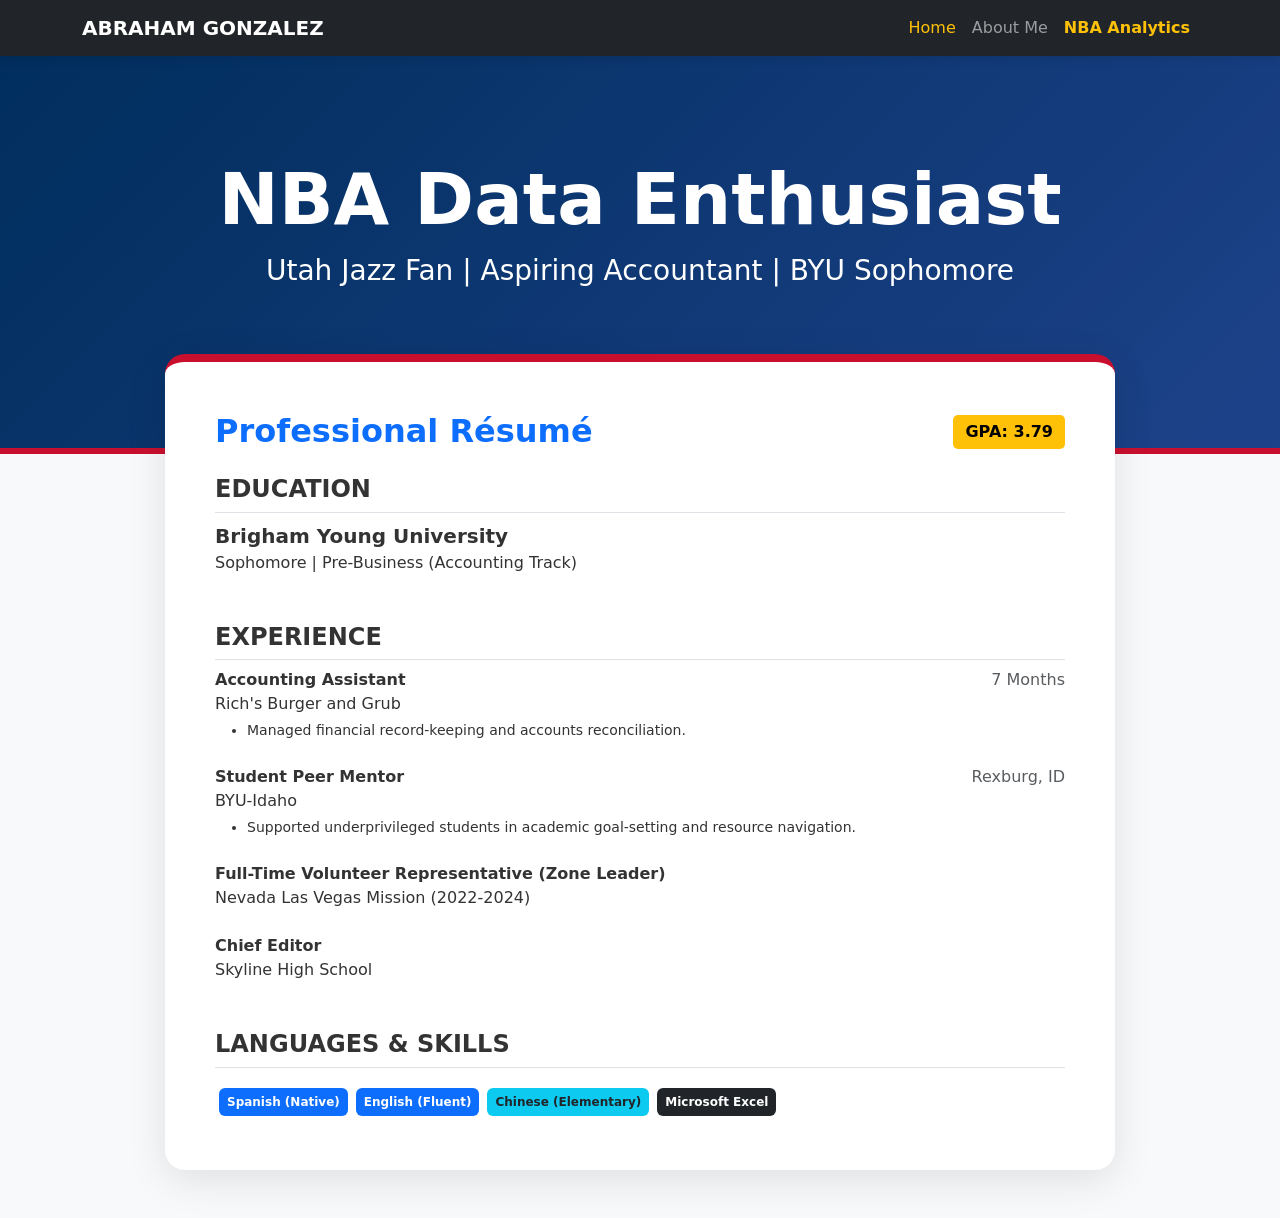
<file: index.html>
<!DOCTYPE html>
<html lang="en">
<head>
    <meta charset="UTF-8">
    <meta name="viewport" content="width=device-width, initial-scale=1.0">
    <title>Abraham Gonzalez | Professional Portfolio</title>
    <link href="https://cdn.jsdelivr.net/npm/bootstrap@5.3.3/dist/css/bootstrap.min.css" rel="stylesheet">
    <link rel="stylesheet" href="css/styles.css">
    <style>
        .hero-section { background: linear-gradient(135deg, #002e5d 0%, #1d428a 100%); color: white; padding: 100px 0 140px 0; text-align: center; }
        .resume-card { background: white; border-radius: 20px; box-shadow: 0 10px 40px rgba(0,0,0,0.1); padding: 50px; margin-top: -100px; border-top: 8px solid #c8102e; }
        .gpa-badge { background-color: #ffc107; color: #000; font-weight: bold; padding: 5px 12px; border-radius: 5px; }
    </style>
</head>
<body>

    <nav class="navbar navbar-expand-lg navbar-dark bg-dark sticky-top">
        <div class="container">
            <a class="navbar-brand fw-bold" href="index.html">ABRAHAM GONZALEZ</a>
            <div class="collapse navbar-collapse" id="navbarNav">
                <ul class="navbar-nav ms-auto">
                    <li class="nav-item"><a class="nav-link active" href="index.html">Home</a></li>
                    <li class="nav-item"><a class="nav-link" href="html/aboutme.html">About Me</a></li>
                    <li class="nav-item"><a class="nav-link text-warning fw-bold" href="scratch/nbashots.html">NBA Analytics</a></li>
                </ul>
            </div>
        </div>
    </nav>

    <header class="hero-section">
        <div class="container">
            <h1 class="display-2 fw-bold">NBA Data Enthusiast</h1>
            <p class="lead fs-3">Utah Jazz Fan | Aspiring Accountant | BYU Sophomore</p>
        </div>
    </header>

    <main class="container mb-5">
        <div class="row justify-content-center">
            <div class="col-lg-10 resume-card">
                <div class="d-flex justify-content-between align-items-center mb-4">
                    <h2 class="text-primary fw-bold mb-0">Professional Résumé</h2>
                    <span class="gpa-badge">GPA: 3.79</span>
                </div>
                
                <section class="mb-5">
                    <h4 class="fw-bold text-uppercase border-bottom pb-2">Education</h4>
                    <p class="fs-5 mb-0"><strong>Brigham Young University</strong></p>
                    <p class="mb-1">Sophomore | Pre-Business (Accounting Track)</p>
                </section>

                <section class="mb-5">
                    <h4 class="fw-bold text-uppercase border-bottom pb-2">Experience</h4>
                    
                    <div class="mb-4">
                        <div class="d-flex justify-content-between">
                            <p class="mb-0 fw-bold">Accounting Assistant</p>
                            <span class="text-muted">7 Months</span>
                        </div>
                        <p class="mb-1">Rich's Burger and Grub</p>
                        <ul class="small">
                            <li>Managed financial record-keeping and accounts reconciliation.</li>
                        </ul>
                    </div>

                    <div class="mb-4">
                        <div class="d-flex justify-content-between">
                            <p class="mb-0 fw-bold">Student Peer Mentor</p>
                            <span class="text-muted">Rexburg, ID</span>
                        </div>
                        <p class="mb-1">BYU-Idaho</p>
                        <ul class="small">
                            <li>Supported underprivileged students in academic goal-setting and resource navigation.</li>
                        </ul>
                    </div>

                    <div class="mb-4">
                        <p class="mb-0 fw-bold">Full-Time Volunteer Representative (Zone Leader)</p>
                        <p class="mb-1">Nevada Las Vegas Mission (2022-2024)</p>
                    </div>

                    <div class="mb-4">
                        <p class="mb-0 fw-bold">Chief Editor</p>
                        <p class="mb-1">Skyline High School</p>
                    </div>
                </section>

                <section>
                    <h4 class="fw-bold text-uppercase border-bottom pb-2">Languages & Skills</h4>
                    <div class="d-flex flex-wrap mt-3">
                        <span class="badge bg-primary p-2 m-1">Spanish (Native)</span>
                        <span class="badge bg-primary p-2 m-1">English (Fluent)</span>
                        <span class="badge bg-info text-dark p-2 m-1">Chinese (Elementary)</span>
                        <span class="badge bg-dark p-2 m-1">Microsoft Excel</span>
                    </div>
                </section>
            </div>
        </div>
    </main>
</body>
</html>
</file>
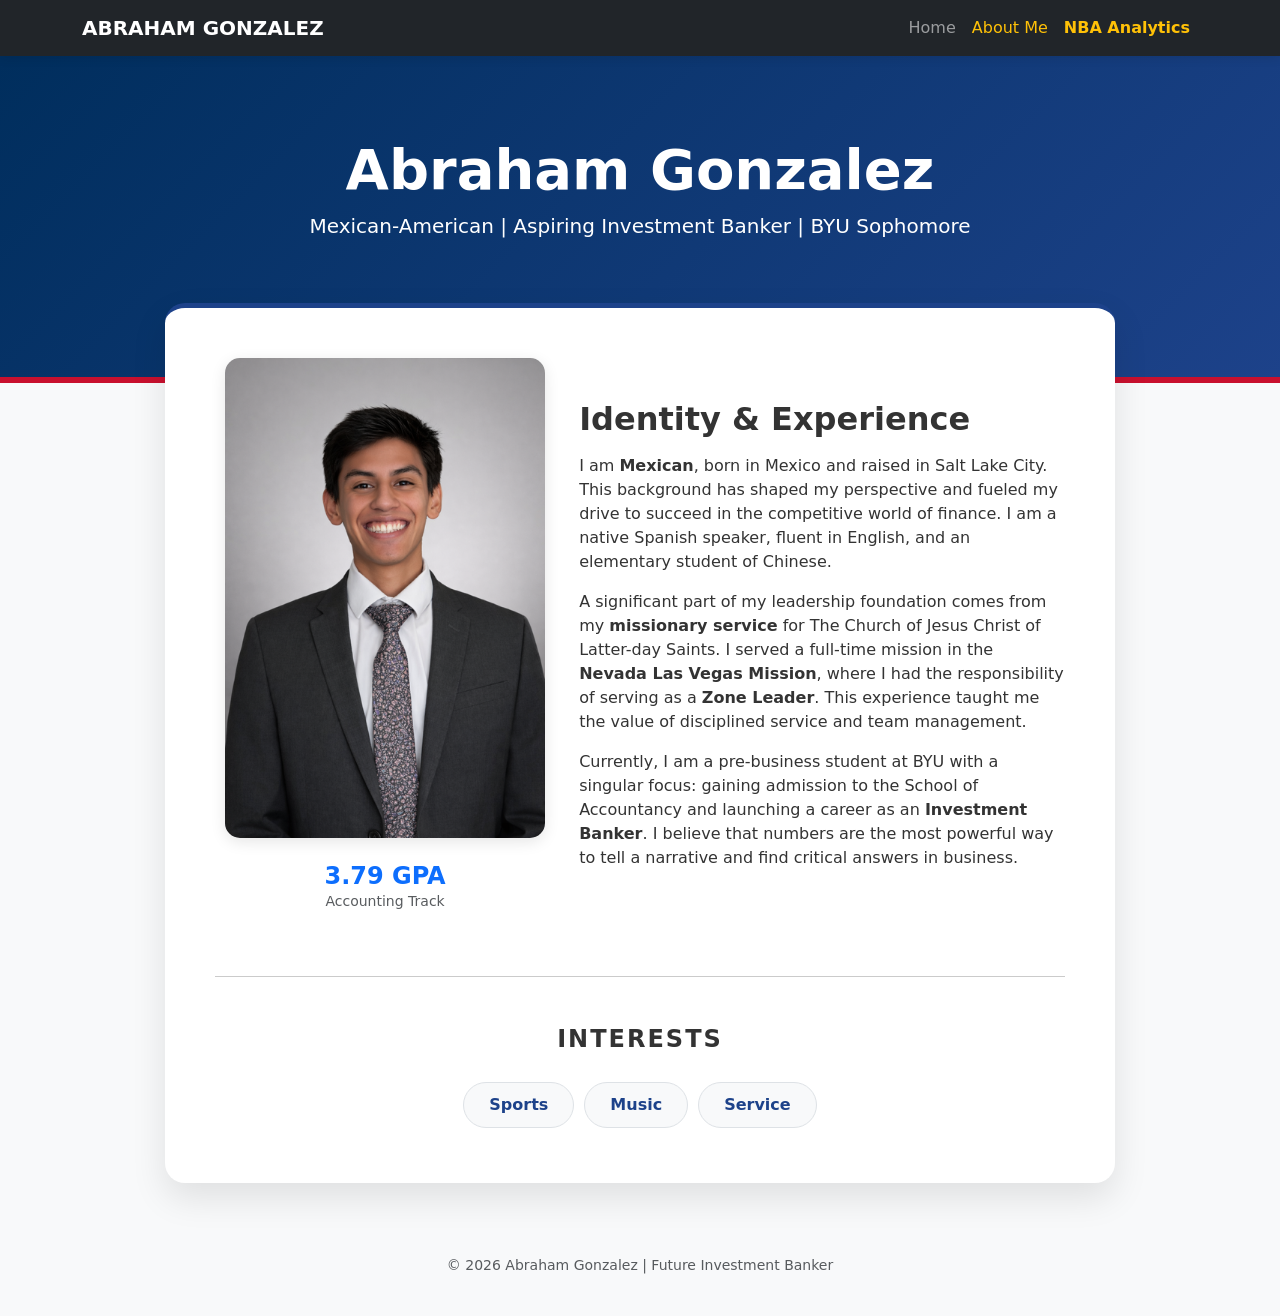
<file: aboutme.html>
<!DOCTYPE html>
<html lang="en">
<head>
    <meta charset="UTF-8">
    <meta name="viewport" content="width=device-width, initial-scale=1.0">
    <title>About Abraham Gonzalez</title>
    
    <link href="https://cdn.jsdelivr.net/npm/bootstrap@5.3.3/dist/css/bootstrap.min.css" rel="stylesheet">
    <link rel="stylesheet" href="../css/styles.css">

    <style>
        .about-hero {
            background: linear-gradient(135deg, #002e5d 0%, #1d428a 100%);
            color: white;
            padding: 80px 0 120px 0;
            text-align: center;
            border-bottom: 6px solid #c8102e;
        }
        .bio-card {
            background: white;
            border-radius: 20px;
            box-shadow: 0 15px 35px rgba(0,0,0,0.1);
            padding: 50px;
            margin-top: -80px;
            position: relative;
            z-index: 10;
        }
        .interest-tag {
            background-color: #f8f9fa;
            border: 1px solid #dee2e6;
            padding: 10px 25px;
            border-radius: 50px;
            font-weight: bold;
            display: inline-block;
            margin: 5px;
            color: #1d428a;
        }
        /* Style for the enlarged profile image */
        .profile-img-large {
            width: 100%;
            max-width: 320px; /* Increased width to make it appear longer/larger */
            border-radius: 15px;
            box-shadow: 0 4px 15px rgba(0,0,0,0.1);
        }
    </style>
</head>
<body>

    <nav class="navbar navbar-expand-lg navbar-dark bg-dark sticky-top">
        <div class="container">
            <a class="navbar-brand fw-bold" href="../index.html">ABRAHAM GONZALEZ</a>
            <div class="navbar-nav ms-auto">
                <a class="nav-link" href="../index.html">Home</a>
                <a class="nav-link active" href="aboutme.html">About Me</a>
                <a class="nav-link text-warning fw-bold" href="../scratch/nbashots.html">NBA Analytics</a>
            </div>
        </div>
    </nav>

    <header class="about-hero">
        <div class="container">
            <h1 class="display-4 fw-bold">Abraham Gonzalez</h1>
            <p class="lead">Mexican-American | Aspiring Investment Banker | BYU Sophomore</p>
        </div>
    </header>

    <main class="container mb-5">
        <div class="row justify-content-center">
            <div class="col-lg-10 bio-card">
                
                <div class="row align-items-center">
                    <div class="col-lg-5 text-center mb-4 mb-lg-0">
                        <img src="../images/resume_image.png" alt="Abraham Gonzalez" class="profile-img-large mb-3">
                        <div class="mt-2">
                            <h4 class="fw-bold mb-0 text-primary">3.79 GPA</h4>
                            <p class="text-muted small">Accounting Track</p>
                        </div>
                    </div>
                    <div class="col-lg-7">
                        <h2 class="fw-bold mb-3">Identity & Experience</h2>
                        <p>I am <strong>Mexican</strong>, born in Mexico and raised in Salt Lake City. This background has shaped my perspective and fueled my drive to succeed in the competitive world of finance. I am a native Spanish speaker, fluent in English, and an elementary student of Chinese.</p>
                        
                        <p>A significant part of my leadership foundation comes from my <strong>missionary service</strong> for The Church of Jesus Christ of Latter-day Saints. I served a full-time mission in the <strong>Nevada Las Vegas Mission</strong>, where I had the responsibility of serving as a <strong>Zone Leader</strong>. This experience taught me the value of disciplined service and team management.</p>
                        
                        <p>Currently, I am a pre-business student at BYU with a singular focus: gaining admission to the School of Accountancy and launching a career as an <strong>Investment Banker</strong>. I believe that numbers are the most powerful way to tell a narrative and find critical answers in business.</p>
                    </div>
                </div>

                <hr class="my-5">

                <div class="text-center">
                    <h4 class="fw-bold mb-4 text-uppercase" style="letter-spacing: 2px;">Interests</h4>
                    <div class="d-flex justify-content-center flex-wrap">
                        <span class="interest-tag">Sports</span>
                        <span class="interest-tag">Music</span>
                        <span class="interest-tag">Service</span>
                    </div>
                </div>
            </div>
        </div>
    </main>

    <footer class="text-center py-4">
        <p class="text-muted small">&copy; 2026 Abraham Gonzalez | Future Investment Banker</p>
    </footer>

    <script src="https://cdn.jsdelivr.net/npm/bootstrap@5.3.3/dist/js/bootstrap.bundle.min.js"></script>
</body>
</html>
</file>
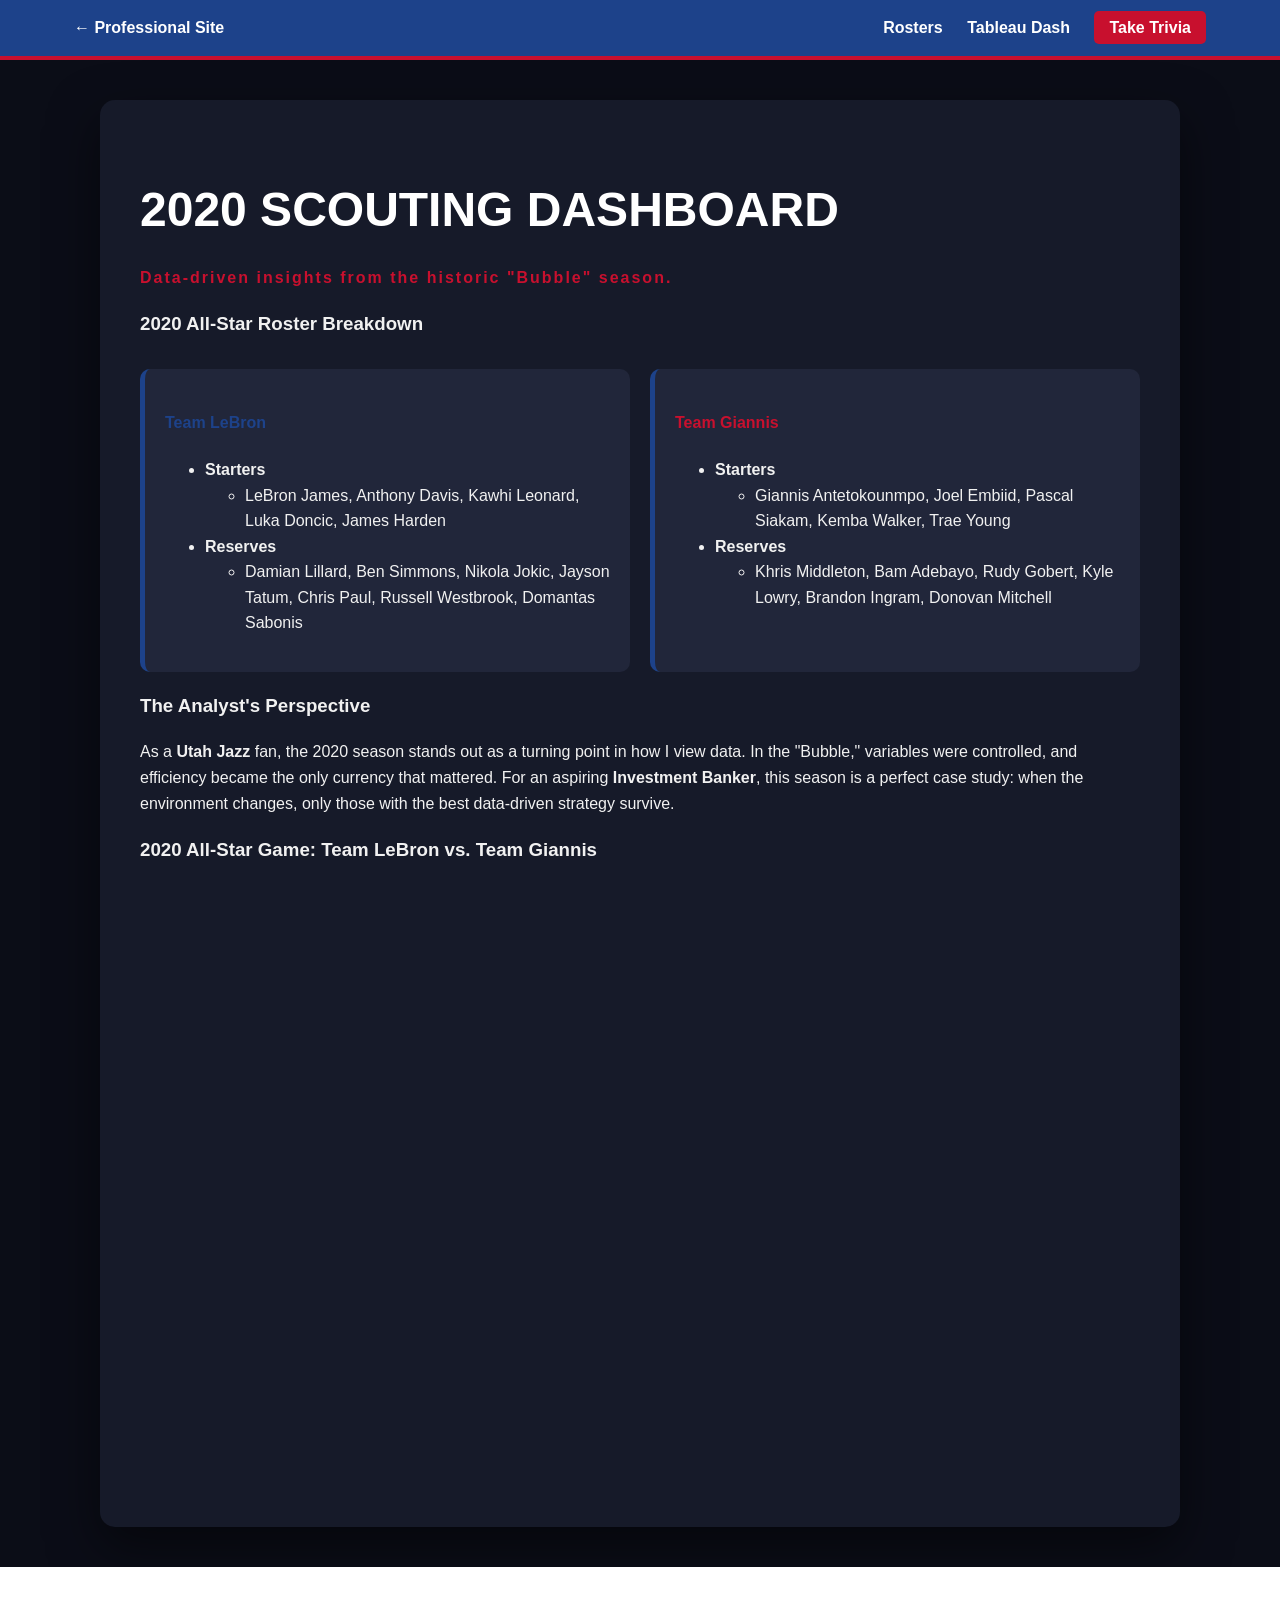
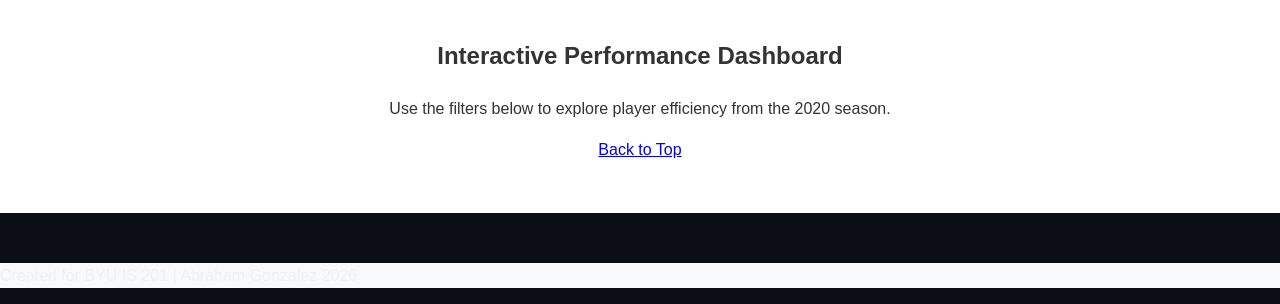
<file: nbashots.html>
<!DOCTYPE html>
<html lang="en">
<head>
    <meta charset="UTF-8">
    <meta name="viewport" content="width=device-width, initial-scale=1.0">
    <title>2020 NBA Analysis | Abraham Gonzalez</title>
    <link rel="stylesheet" href="../css/scratchstyles.css">
</head>
<body>

    <div id="top" class="nav-box">
        <div class="nav-container">
            <a href="../index.html" class="nav-link">← Professional Site</a>
            <div class="nav-group">
                <a href="#rosters" class="nav-link">Rosters</a>
                <a href="#viz-container" class="nav-link">Tableau Dash</a>
                <a href="webapp.html" class="nav-link nav-btn">Take Trivia</a>
            </div>
        </div>
    </div>

    <div class="content-box">
        <header class="page-header">
            <h1>2020 Scouting Dashboard</h1>
            <p class="tagline">Data-driven insights from the historic "Bubble" season.</p>
        </header>

        <section id="rosters" class="roster-section">
            <h3>2020 All-Star Roster Breakdown</h3>
            <div class="roster-grid">
                <div class="team-card">
                    <h4 style="color:#1d428a;">Team LeBron</h4>
                    <ul>
                        <li><strong>Starters</strong>
                            <ul>
                                <li>LeBron James, Anthony Davis, Kawhi Leonard, Luka Doncic, James Harden</li>
                            </ul>
                        </li>
                        <li><strong>Reserves</strong>
                            <ul>
                                <li>Damian Lillard, Ben Simmons, Nikola Jokic, Jayson Tatum, Chris Paul, Russell Westbrook, Domantas Sabonis</li>
                            </ul>
                        </li>
                    </ul>
                </div>
                <div class="team-card">
                    <h4 style="color:#c8102e;">Team Giannis</h4>
                    <ul>
                        <li><strong>Starters</strong>
                            <ul>
                                <li>Giannis Antetokounmpo, Joel Embiid, Pascal Siakam, Kemba Walker, Trae Young</li>
                            </ul>
                        </li>
                        <li><strong>Reserves</strong>
                            <ul>
                                <li>Khris Middleton, Bam Adebayo, Rudy Gobert, Kyle Lowry, Brandon Ingram, Donovan Mitchell</li>
                            </ul>
                        </li>
                    </ul>
                </div>
            </div>
        </section>

        <section class="insight-box">
            <h3>The Analyst's Perspective</h3>
            <p>As a <strong>Utah Jazz</strong> fan, the 2020 season stands out as a turning point in how I view data. In the "Bubble," variables were controlled, and efficiency became the only currency that mattered. For an aspiring <strong>Investment Banker</strong>, this season is a perfect case study: when the environment changes, only those with the best data-driven strategy survive.</p>
        </section>

        <h3>2020 All-Star Game: Team LeBron vs. Team Giannis</h3>
        <div class="video-wrapper">
            <iframe src="https://www.youtube.com/embed/W26BIFLCWC0?rel=0&modestbranding=1" 
                title="NBA All-Star 2020 Highlights" 
                frameborder="0" 
                allow="accelerometer; autoplay; clipboard-write; encrypted-media; gyroscope; picture-in-picture" 
                allowfullscreen>
            </iframe>
        </div>
    </div>

    <div id="viz-container" class="viz-box">
        <h2>Interactive Performance Dashboard</h2>
        <p>Use the filters below to explore player efficiency from the 2020 season.</p>
        
        <div class='tableauPlaceholder' id='viz1776285627383' style='position: relative'><noscript><a href='#'><img alt='NBAShots ' src='https:&#47;&#47;public.tableau.com&#47;static&#47;images&#47;NB&#47;NBAShots_15945788351370&#47;NBAShots&#47;1_rss.png' style='border: none' /></a></noscript><object class='tableauViz'  style='display:none;'><param name='host_url' value='https%3A%2F%2Fpublic.tableau.com%2F' /> <param name='embed_code_version' value='3' /> <param name='site_root' value='' /><param name='name' value='NBAShots_15945788351370&#47;NBAShots' /><param name='tabs' value='no' /><param name='toolbar' value='yes' /><param name='static_image' value='https:&#47;&#47;public.tableau.com&#47;static&#47;images&#47;NB&#47;NBAShots_15945788351370&#47;NBAShots&#47;1.png' /> <param name='animate_transition' value='yes' /><param name='display_static_image' value='yes' /><param name='display_spinner' value='yes' /><param name='display_overlay' value='yes' /><param name='display_count' value='yes' /><param name='language' value='en-US' /></object></div><script type='text/javascript'>var divElement = document.getElementById('viz1776285627383');var vizElement = divElement.getElementsByTagName('object')[0]; vizElement.style.width='100%';vizElement.style.height='827px'; var scriptElement = document.createElement('script');scriptElement.src = 'https://public.tableau.com/javascripts/api/viz_v1.js';vizElement.parentNode.insertBefore(scriptElement, vizElement);</script>

        <a href="#top" class="back-link">Back to Top</a>
    </div>

    <footer class="text-center py-4" style="background:#f8f9fa; margin-top: 50px;">
        <p class="text-muted small">Created for BYU IS 201 | Abraham Gonzalez 2026</p>
    </footer>

</body>
</html>
</file>
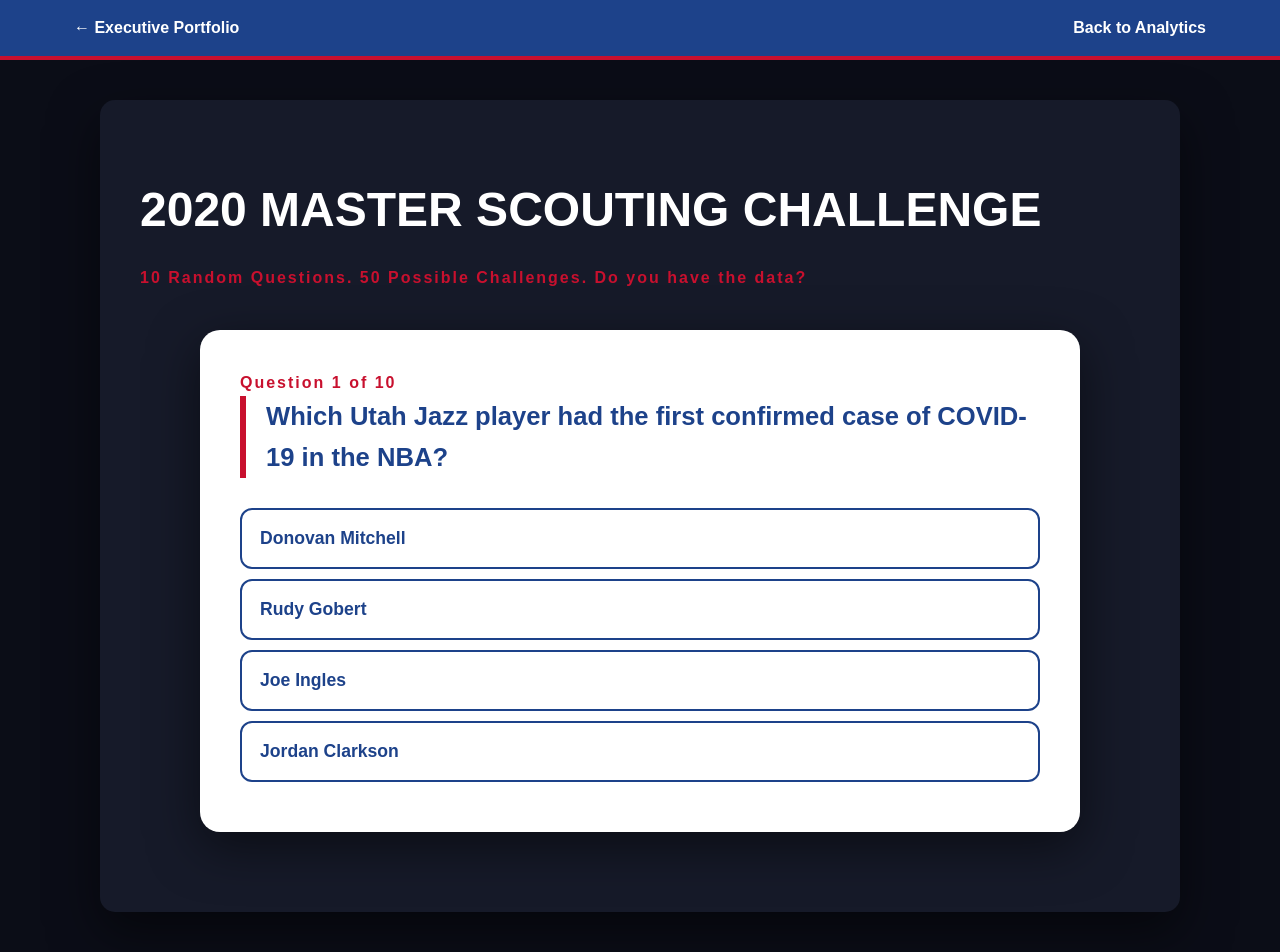
<file: webapp.html>
<!DOCTYPE html>
<html lang="en">
<head>
    <meta charset="UTF-8">
    <meta name="viewport" content="width=device-width, initial-scale=1.0">
    <title>NBA Scouting Challenge | 50-Question Master Edition</title>
    <link rel="stylesheet" href="../css/scratchstyles.css">
    
    <style>
        .trivia-container {
            background: #ffffff;
            color: #333;
            padding: 40px;
            border-radius: 20px;
            max-width: 800px;
            margin: 40px auto;
            box-shadow: 0 15px 50px rgba(0,0,0,0.5);
        }
        .question-box {
            font-size: 1.6rem;
            font-weight: 800;
            color: #1d428a;
            margin-bottom: 30px;
            border-left: 6px solid #c8102e;
            padding-left: 20px;
        }
        .option-btn {
            display: block;
            width: 100%;
            padding: 18px;
            margin: 10px 0;
            border: 2px solid #1d428a;
            border-radius: 12px;
            background: white;
            color: #1d428a;
            font-size: 1.1rem;
            font-weight: 700;
            cursor: pointer;
            transition: all 0.25s ease;
            text-align: left;
        }
        .option-btn:hover {
            background: #1d428a;
            color: white;
            transform: scale(1.02);
        }
        .rank-tag {
            background: #c8102e;
            color: white;
            padding: 10px 30px;
            border-radius: 50px;
            display: inline-block;
            font-weight: bold;
            margin-top: 20px;
            text-transform: uppercase;
        }
        .hidden { display: none; }
    </style>
</head>
<body>

    <div class="nav-box">
        <div class="nav-container">
            <a href="../index.html" class="nav-link">← Executive Portfolio</a>
            <div class="nav-group">
                <a href="nbashots.html" class="nav-link">Back to Analytics</a>
            </div>
        </div>
    </div>

    <div class="content-box">
        <header class="page-header text-center">
            <h1>2020 Master Scouting Challenge</h1>
            <p class="tagline">10 Random Questions. 50 Possible Challenges. Do you have the data?</p>
        </header>

        <div id="quiz-ui" class="trivia-container">
            <span id="progress" style="color:#c8102e; font-weight:bold; letter-spacing:2px;">Question 1 of 10</span>
            <div id="question" class="question-box">Initializing Scouting Database...</div>
            <div id="options"></div>
        </div>

        <div id="results-ui" class="trivia-container hidden text-center">
            <h2 id="final-score" style="font-size: 4rem; color: #1d428a;">0 / 10</h2>
            <div id="rank" class="rank-tag">Calculating Fan Level...</div>
            <div style="margin-top: 30px;">
                <button onclick="location.reload()" class="option-btn" style="text-align:center;">New Random Draft</button>
            </div>
        </div>
    </div>

    <script>
        const masterBank = [
            // UTAH JAZZ / 2020 FOCUS
            { q: "Which Utah Jazz player had the first confirmed case of COVID-19 in the NBA?", a: "Rudy Gobert", options: ["Donovan Mitchell", "Rudy Gobert", "Joe Ingles", "Jordan Clarkson"] },
            { q: "How many points did Donovan Mitchell score in Game 1 of the 2020 playoffs vs Denver?", a: "57", options: ["45", "50", "57", "62"] },
            { q: "Who was the Jazz's leading scorer in the 2019-20 regular season?", a: "Donovan Mitchell", options: ["Rudy Gobert", "Bojan Bogdanovic", "Donovan Mitchell", "Mike Conley"] },
            { q: "Which Jazz player is famous for his 'Jingles' nickname?", a: "Joe Ingles", options: ["Joe Ingles", "Jordan Clarkson", "Royce O'Neale", "Georges Niang"] },
            { q: "The Jazz lost a heartbreaking 2020 Game 7 to Denver by how many points?", a: "2", options: ["1", "2", "5", "10"] },
            { q: "Which Jazz reserve won NBA Sixth Man of the Year in 2021 (for the 2020 season success)?", a: "Jordan Clarkson", options: ["Jordan Clarkson", "Joe Ingles", "Lou Williams", "Montrezl Harrell"] },
            { q: "Who was the coach of the Utah Jazz during the 2020 Bubble?", a: "Quin Snyder", options: ["Jerry Sloan", "Quin Snyder", "Will Hardy", "Ty Corbin"] },
            { q: "Rudy Gobert won his 2nd Defensive Player of the Year award in what year range?", a: "2018-2019", options: ["2016-2017", "2017-2018", "2018-2019", "2019-2020"] },
            { q: "Which team did the Jazz beat in their first game of the 2020 Orlando Bubble?", a: "New Orleans Pelicans", options: ["Denver Nuggets", "New Orleans Pelicans", "LA Lakers", "OKC Thunder"] },
            { q: "What was the name of the arena where the Jazz played in Salt Lake City in 2020?", a: "Vivint Smart Home Arena", options: ["Delta Center", "EnergySolutions Arena", "Vivint Smart Home Arena", "Maverik Center"] },

            // THE BUBBLE / 2020 SEASON
            { q: "In which city was the 2020 NBA 'Bubble' located?", a: "Orlando", options: ["Miami", "Orlando", "Tampa", "Las Vegas"] },
            { q: "Who won the 2020 NBA Championship?", a: "LA Lakers", options: ["Miami Heat", "LA Lakers", "Milwaukee Bucks", "Boston Celtics"] },
            { q: "Who was the 2020 NBA Finals MVP?", a: "LeBron James", options: ["Anthony Davis", "Jimmy Butler", "LeBron James", "Bam Adebayo"] },
            { q: "Which team was the 'Cinderella' story of the Bubble, going 8-0 in seeding games?", a: "Phoenix Suns", options: ["Portland Trail Blazers", "Phoenix Suns", "Memphis Grizzlies", "San Antonio Spurs"] },
            { q: "Who did the Lakers defeat in the 2020 NBA Finals?", a: "Miami Heat", options: ["Denver Nuggets", "Miami Heat", "Boston Celtics", "Milwaukee Bucks"] },
            { q: "T.J. Warren became a Bubble legend by scoring how many points in his first game?", a: "53", options: ["40", "45", "50", "53"] },
            { q: "Which player hit a game-winning buzzer-beater for the Lakers in Game 2 of the WCF?", a: "Anthony Davis", options: ["LeBron James", "Anthony Davis", "Kyle Kuzma", "Rajon Rondo"] },
            { q: "The 2020 season was suspended on what month and day?", a: "March 11", options: ["March 1", "March 11", "March 15", "April 1"] },
            { q: "How many NBA teams were invited to the Orlando Bubble?", a: "22", options: ["16", "20", "22", "30"] },
            { q: "Which team blew a 3-1 lead to the Denver Nuggets in the 2020 playoffs?", a: "LA Clippers", options: ["Utah Jazz", "LA Clippers", "Both Jazz & Clippers", "Dallas Mavericks"] },

            // ALL-STAR 2020
            { q: "Where was the 2020 All-Star Game held?", a: "Chicago", options: ["New York", "Chicago", "Los Angeles", "Toronto"] },
            { q: "Who won the 2020 All-Star Game MVP?", a: "Kawhi Leonard", options: ["LeBron James", "Giannis Antetokounmpo", "Kawhi Leonard", "Anthony Davis"] },
            { q: "Who won the 2020 NBA Slam Dunk Contest?", a: "Derrick Jones Jr.", options: ["Aaron Gordon", "Derrick Jones Jr.", "Dwight Howard", "Pat Connaughton"] },
            { q: "Who won the 2020 NBA Three-Point Contest?", a: "Buddy Hield", options: ["Devin Booker", "Buddy Hield", "Trae Young", "Davis Bertans"] },
            { q: "The 2020 All-Star Game format featured a target score of +24 points to honor whom?", a: "Kobe Bryant", options: ["Kobe Bryant", "David Stern", "Michael Jordan", "Magic Johnson"] },
            { q: "Which rookie played in the 2020 Rising Stars Challenge for Team World?", a: "Luka Doncic", options: ["Ja Morant", "Zion Williamson", "Luka Doncic", "RJ Barrett"] },
            { q: "Who was the captain of the Eastern Conference All-Stars in 2020?", a: "Giannis Antetokounmpo", options: ["Kevin Durant", "Giannis Antetokounmpo", "Joel Embiid", "Kemba Walker"] },
            { q: "Which Heat player made his All-Star debut in 2020 alongside Jimmy Butler?", a: "Bam Adebayo", options: ["Tyler Herro", "Bam Adebayo", "Duncan Robinson", "Goran Dragic"] },
            { q: "Who was the captain of the Western Conference All-Stars in 2020?", a: "LeBron James", options: ["Stephen Curry", "Kawhi Leonard", "LeBron James", "James Harden"] },
            { q: "Which All-Star starter in 2020 was playing for the OKC Thunder?", a: "Chris Paul", options: ["Chris Paul", "Shai Gilgeous-Alexander", "Dennis Schroder", "Steven Adams"] },

            // GENERAL 2020 STATS/TRIVIA
            { q: "Who was the 2019-20 NBA scoring leader?", a: "James Harden", options: ["LeBron James", "James Harden", "Bradley Beal", "Damian Lillard"] },
            { q: "Who won the 2019-20 NBA Rookie of the Year?", a: "Ja Morant", options: ["Zion Williamson", "Ja Morant", "Kendrick Nunn", "RJ Barrett"] },
            { q: "Who won the 2019-20 NBA Most Improved Player?", a: "Brandon Ingram", options: ["Bam Adebayo", "Brandon Ingram", "Luka Doncic", "Devonte' Graham"] },
            { q: "Who was the 2019-20 NBA Defensive Player of the Year?", a: "Giannis Antetokounmpo", options: ["Rudy Gobert", "Anthony Davis", "Giannis Antetokounmpo", "Ben Simmons"] },
            { q: "Which player had the most triple-doubles in the 2019-20 season?", a: "Luka Doncic", options: ["LeBron James", "Luka Doncic", "Nikola Jokic", "Russell Westbrook"] },
            { q: "Who was the #1 pick in the 2019 NBA Draft?", a: "Zion Williamson", options: ["Zion Williamson", "Ja Morant", "RJ Barrett", "De'Andre Hunter"] },
            { q: "Vince Carter retired in 2020. How many decades did his career span?", a: "4", options: ["2", "3", "4", "5"] },
            { q: "Which team did Chris Paul lead to a surprise playoff berth in 2020?", a: "OKC Thunder", options: ["Phoenix Suns", "OKC Thunder", "Houston Rockets", "LA Clippers"] },
            { q: "Who was the head coach of the 2020 Champion Lakers?", a: "Frank Vogel", options: ["Ty Lue", "Frank Vogel", "Jason Kidd", "Doc Rivers"] },
            { q: "Which player scored 60 points in a game during the 2019-20 season?", a: "James Harden", options: ["Damian Lillard", "James Harden", "Bradley Beal", "Trae Young"] },

            // EXTRA JAZZ/NBA 2020
            { q: "What is the name of the Utah Jazz mascot?", a: "Jazz Bear", options: ["Jazz Bear", "The Coyote", "Benny the Bull", "Hugo"] },
            { q: "Which Jazz player hit a game-winner in the 2020 opener against the Pelicans?", a: "Brandon Ingram (missed)", options: ["Donovan Mitchell", "Mike Conley", "Rudy Gobert", "Bojan Bogdanovic"] },
            { q: "The 2020 Jazz traded for which Sixth Man candidate from the Cavs?", a: "Jordan Clarkson", options: ["Jordan Clarkson", "Larry Nance Jr.", "Kevin Love", "Collin Sexton"] },
            { q: "Which player led the NBA in assists per game in 2019-20?", a: "LeBron James", options: ["Chris Paul", "LeBron James", "Luka Doncic", "Trae Young"] },
            { q: "Damian Lillard was named the 'Player of the Seeding Games' for what record?", a: "8-0", options: ["6-2", "7-1", "8-0", "5-3"] },
            { q: "Which team drafted Zion Williamson?", a: "New Orleans Pelicans", options: ["New York Knicks", "Memphis Grizzlies", "New Orleans Pelicans", "Cleveland Cavaliers"] },
            { q: "Which legendary NBA Commissioner passed away in early 2020?", a: "David Stern", options: ["David Stern", "Adam Silver", "Larry O'Brien", "Walter Kennedy"] },
            { q: "In 2020, Trae Young became the first player to start an All-Star game for which team in decades?", a: "Atlanta Hawks", options: ["Charlotte Hornets", "Atlanta Hawks", "Orlando Magic", "Indiana Pacers"] },
            { q: "Which 2020 All-Star is known as 'The Greek Freak'?", a: "Giannis Antetokounmpo", options: ["Giannis Antetokounmpo", "Kostas Antetokounmpo", "Thanasis Antetokounmpo", "Luka Doncic"] },
            { q: "Which 2020 All-Star is known as 'The Joker'?", a: "Nikola Jokic", options: ["Luka Doncic", "Nikola Jokic", "Joel Embiid", "Karl-Anthony Towns"] }
        ];

        let activeQuestions = [];
        let currentIdx = 0;
        let score = 0;

        function startQuiz() {
            // Shuffle the bank and pick 10
            activeQuestions = [...masterBank].sort(() => 0.5 - Math.random()).slice(0, 10);
            renderQuestion();
        }

        function renderQuestion() {
            const data = activeQuestions[currentIdx];
            document.getElementById('progress').innerText = `Question ${currentIdx + 1} of 10`;
            document.getElementById('question').innerText = data.q;
            
            const btnContainer = document.getElementById('options');
            btnContainer.innerHTML = '';

            data.options.forEach(opt => {
                const btn = document.createElement('button');
                btn.innerText = opt;
                btn.className = 'option-btn';
                btn.onclick = () => handleChoice(opt);
                btnContainer.appendChild(btn);
            });
        }

        function handleChoice(choice) {
            if (choice === activeQuestions[currentIdx].a) {
                score++;
            }
            currentIdx++;
            if (currentIdx < 10) {
                renderQuestion();
            } else {
                showResults();
            }
        }

        function showResults() {
            document.getElementById('quiz-ui').classList.add('hidden');
            document.getElementById('results-ui').classList.remove('hidden');
            document.getElementById('final-score').innerText = `${score} / 10`;
            
            let rank = "";
            if (score >= 9) rank = "NBA SUPER FAN 🏆";
            else if (score >= 6) rank = "NBA Fan 🏀";
            else if (score >= 3) rank = "Casual Fan 🍿";
            else rank = "Not a Fan 🧊";
            
            document.getElementById('rank').innerText = rank;
        }

        window.onload = startQuiz;
    </script>
</body>
</html>
</file>
<file: css/styles.css>
/* NBA Branding Colors */
:root {
    --nba-blue: #1d428a;
    --nba-red: #c8102e;
    --nba-navy: #0b214d;
}

body {
    font-family: 'Inter', -apple-system, system-ui, sans-serif;
    background-color: #f8f9fa;
    color: #333;
    margin: 0;
}

/* Hero Section (Home & About) */
.hero-section, .about-hero {
    background: linear-gradient(135deg, var(--nba-blue) 0%, var(--nba-navy) 100%);
    color: white;
    padding: 100px 0 140px 0;
    text-align: center;
    border-bottom: 6px solid var(--nba-red);
}

/* Professional Card Overlap */
.resume-card, .bio-card {
    background: white;
    border-radius: 20px;
    box-shadow: 0 15px 35px rgba(0,0,0,0.1);
    padding: 50px;
    margin-top: -80px; /* This creates the professional "tucked" look */
    border-top: 5px solid var(--nba-blue);
    position: relative;
    z-index: 10;
}

/* Section Headings */
.section-title {
    color: var(--nba-blue);
    font-weight: 800;
    text-transform: uppercase;
    letter-spacing: 1px;
    border-bottom: 3px solid var(--nba-red);
    display: inline-block;
    margin-bottom: 30px;
}

/* Profile Image Styling */
.profile-img {
    width: 250px;
    height: 250px;
    object-fit: cover;
    border-radius: 50%;
    border: 8px solid white;
    box-shadow: 0 10px 25px rgba(0,0,0,0.1);
}

/* Skills Badges */
.skills-badge {
    background-color: #e9ecef;
    color: var(--nba-navy);
    font-weight: 600;
    padding: 10px 20px;
    border-radius: 50px;
    margin: 5px;
    display: inline-block;
    transition: 0.3s;
}

.skills-badge:hover {
    background-color: var(--nba-blue);
    color: white;
}

/* Navigation Overrides */
.navbar {
    box-shadow: 0 2px 10px rgba(0,0,0,0.1);
}

.nav-link.active {
    color: #ffc107 !important; /* Gold highlight for the current page */
}
</file>
<file: css/scratchstyles.css>
/* Core Styling (Requirement: Custom Background & Font) */
body {
    background-color: #0b0d17; /* Deep Midnight Blue */
    font-family: 'Segoe UI', Roboto, Helvetica, Arial, sans-serif;
    color: #f1f1f1;
    margin: 0;
    line-height: 1.6;
}

/* Div Positioning 1: Nav Box */
.nav-box {
    background-color: #1d428a; /* NBA Blue */
    padding: 15px 0;
    position: sticky;
    top: 0;
    z-index: 100;
    border-bottom: 4px solid #c8102e;
}

.nav-container {
    width: 90%;
    margin: auto;
    display: flex;
    justify-content: space-between;
    align-items: center;
}

.nav-link {
    color: white;
    text-decoration: none;
    font-weight: bold;
    margin: 0 10px;
    transition: 0.3s;
}

.nav-btn {
    background: #c8102e;
    padding: 8px 15px;
    border-radius: 5px;
}

/* Div Positioning 2: Content Box */
.content-box {
    max-width: 1000px;
    margin: 40px auto;
    padding: 40px;
    background: #161a29;
    border-radius: 15px;
    box-shadow: 0 20px 50px rgba(0,0,0,0.5);
}

.page-header h1 {
    font-size: 3rem;
    color: #ffffff;
    margin-bottom: 0;
    text-transform: uppercase;
}

.tagline {
    color: #c8102e;
    font-weight: bold;
    letter-spacing: 2px;
}

/* Roster Cards */
.roster-grid {
    display: grid;
    grid-template-columns: 1fr 1fr;
    gap: 20px;
    margin-top: 30px;
}

.team-card {
    background: #21263a;
    padding: 20px;
    border-radius: 10px;
    border-left: 5px solid #1d428a;
}

.nba-logo {
    width: 120px;
    margin: 30px auto;
    display: block;
    filter: drop-shadow(0 0 10px rgba(255,255,255,0.2));
}

/* YouTube Video Wrapper */
.video-wrapper {
    position: relative;
    padding-bottom: 56.25%;
    height: 0;
    margin: 30px 0;
}

.video-wrapper iframe {
    position: absolute;
    top: 0; left: 0; width: 100%; height: 100%;
    border-radius: 10px;
}

/* Div Positioning 3: Viz Box */
.viz-box {
    background: #ffffff;
    color: #333;
    padding: 50px 20px;
    text-align: center;
}

.viz-header h2 { color: #1d428a; font-weight: 800; }

.back-top {
    display: inline-block;
    margin-top: 30px;
    color: #c8102e;
    text-decoration: none;
    font-weight: bold;
}
</file>
